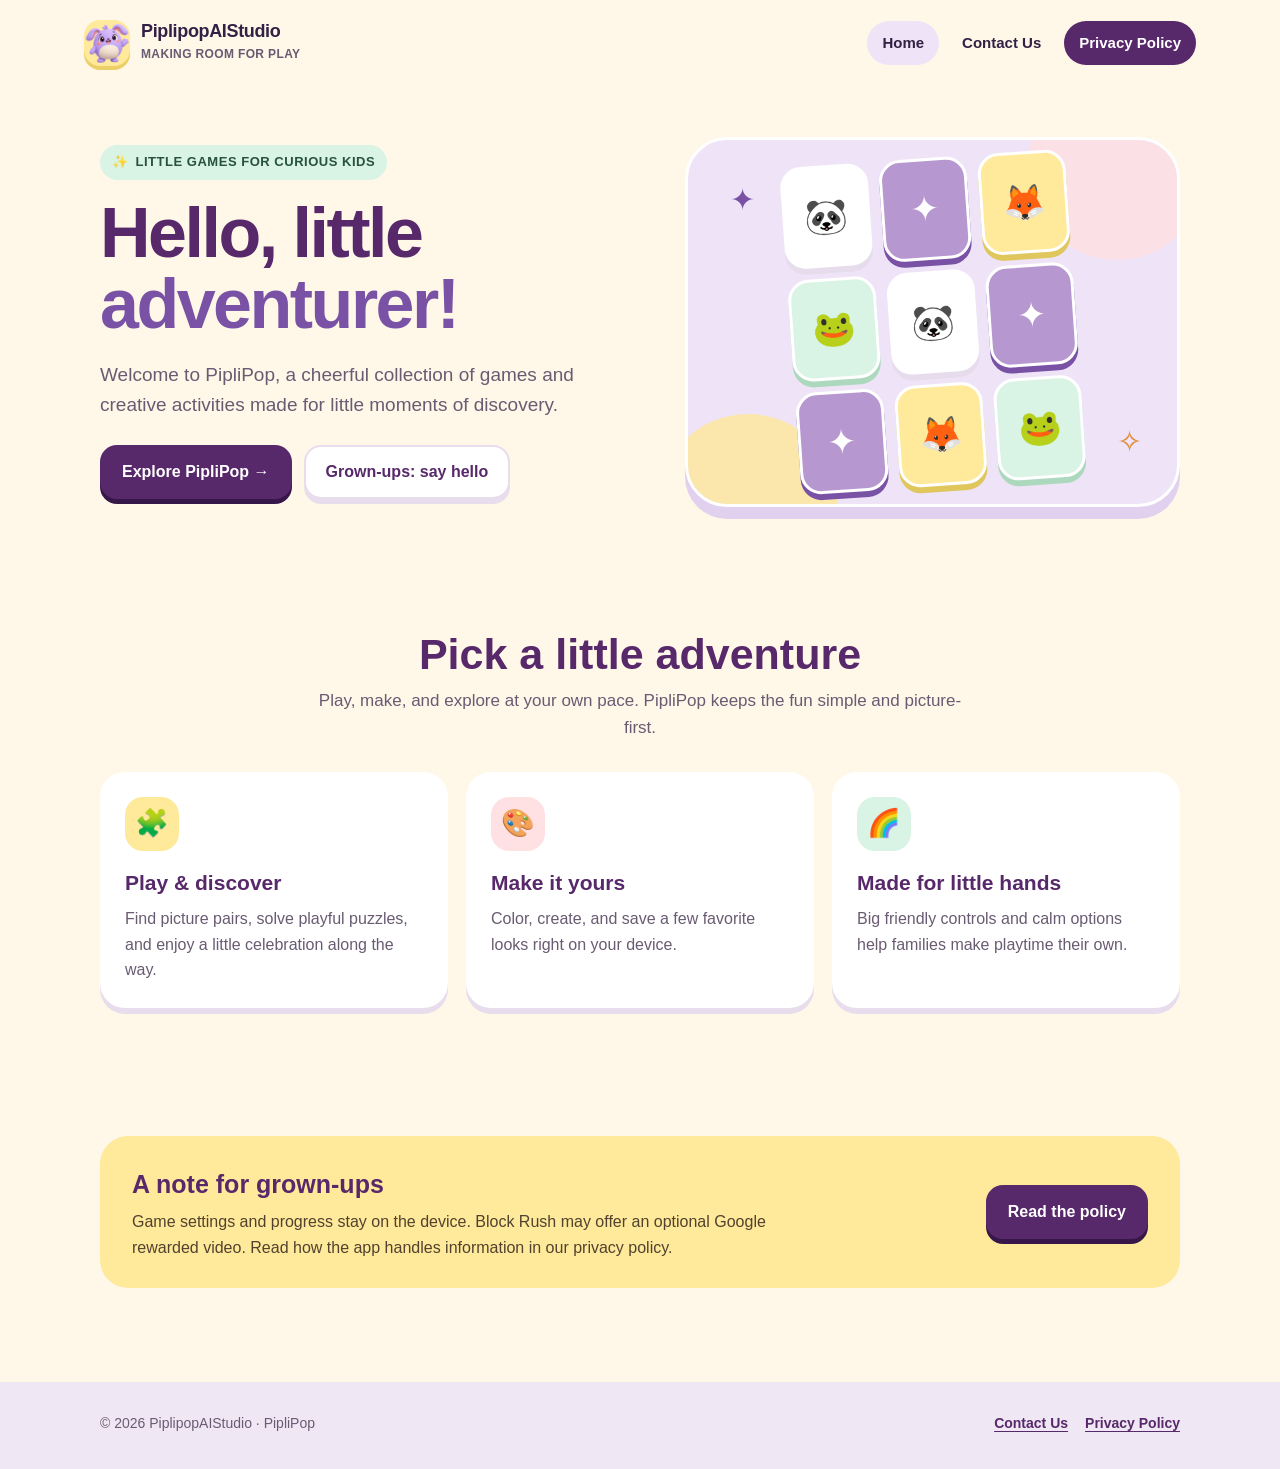
<file: index.html>
<!doctype html>
<html lang="en">
<head>
  <meta charset="utf-8">
  <meta name="viewport" content="width=device-width, initial-scale=1">
  <meta name="description" content="PipliPop is a cheerful collection of games and creative play for children and families, made by PiplipopAIStudio.">
  <meta name="theme-color" content="#fff8e9">
  <title>PipliPop — little games, big smiles</title>
  <link rel="stylesheet" href="styles.css">
</head>
<body>
  <a class="skip-link" href="#main">Skip to content</a>
  <header class="site-header">
    <a class="brand" href="index.html" aria-label="PipliPop home">
      <img class="brand-mark" src="pip.png" alt="">
      <span><span class="brand-name">PiplipopAIStudio</span><span class="brand-sub">MAKING ROOM FOR PLAY</span></span>
    </a>
    <nav class="main-nav" aria-label="Main navigation">
      <a href="index.html" aria-current="page">Home</a>
      <a href="contact.html">Contact Us</a>
      <a class="nav-cta" href="privacy-policy.html">Privacy Policy</a>
    </nav>
  </header>
  <main id="main">
    <section class="container hero" aria-labelledby="hero-title">
      <div>
        <span class="eyebrow"><span aria-hidden="true">✨</span> Little games for curious kids</span>
        <h1 id="hero-title">Hello, little <span>adventurer!</span></h1>
        <p class="hero-copy">Welcome to PipliPop, a cheerful collection of games and creative activities made for little moments of discovery.</p>
        <div class="button-row">
          <a class="button" href="#play">Explore PipliPop <span aria-hidden="true">&nbsp;→</span></a>
          <a class="button secondary" href="contact.html">Grown-ups: say hello</a>
        </div>
      </div>
      <div class="play-scene" role="img" aria-label="A colorful set of picture cards ready for a matching game">
        <span class="scene-sparkle one" aria-hidden="true">✦</span><span class="scene-sparkle two" aria-hidden="true">✧</span>
        <div class="memory-board" aria-hidden="true">
          <div class="memory-tile flipped">🐼</div><div class="memory-tile">✦</div><div class="memory-tile yellow">🦊</div>
          <div class="memory-tile green">🐸</div><div class="memory-tile flipped">🐼</div><div class="memory-tile">✦</div>
          <div class="memory-tile">✦</div><div class="memory-tile yellow">🦊</div><div class="memory-tile green">🐸</div>
        </div>
      </div>
    </section>

    <section class="section" id="play" aria-labelledby="play-title">
      <div class="container">
        <div class="section-heading">
          <h2 id="play-title">Pick a little adventure</h2>
          <p>Play, make, and explore at your own pace. PipliPop keeps the fun simple and picture-first.</p>
        </div>
        <div class="feature-grid">
          <article class="feature-card"><span class="feature-icon" aria-hidden="true">🧩</span><h3>Play &amp; discover</h3><p>Find picture pairs, solve playful puzzles, and enjoy a little celebration along the way.</p></article>
          <article class="feature-card"><span class="feature-icon" aria-hidden="true">🎨</span><h3>Make it yours</h3><p>Color, create, and save a few favorite looks right on your device.</p></article>
          <article class="feature-card"><span class="feature-icon" aria-hidden="true">🌈</span><h3>Made for little hands</h3><p>Big friendly controls and calm options help families make playtime their own.</p></article>
        </div>
      </div>
    </section>

    <section class="container section" aria-labelledby="grownups-title">
      <div class="privacy-banner">
        <div><h2 id="grownups-title">A note for grown-ups</h2><p>Game settings and progress stay on the device. Block Rush may offer an optional Google rewarded video. Read how the app handles information in our privacy policy.</p></div>
        <a class="button" href="privacy-policy.html">Read the policy</a>
      </div>
    </section>
  </main>
  <footer class="site-footer"><div class="footer-inner"><p class="footer-copy">© 2026 PiplipopAIStudio · PipliPop</p><nav class="footer-links" aria-label="Footer navigation"><a href="contact.html">Contact Us</a><a href="privacy-policy.html">Privacy Policy</a></nav></div></footer>
</body>
</html>
</file>
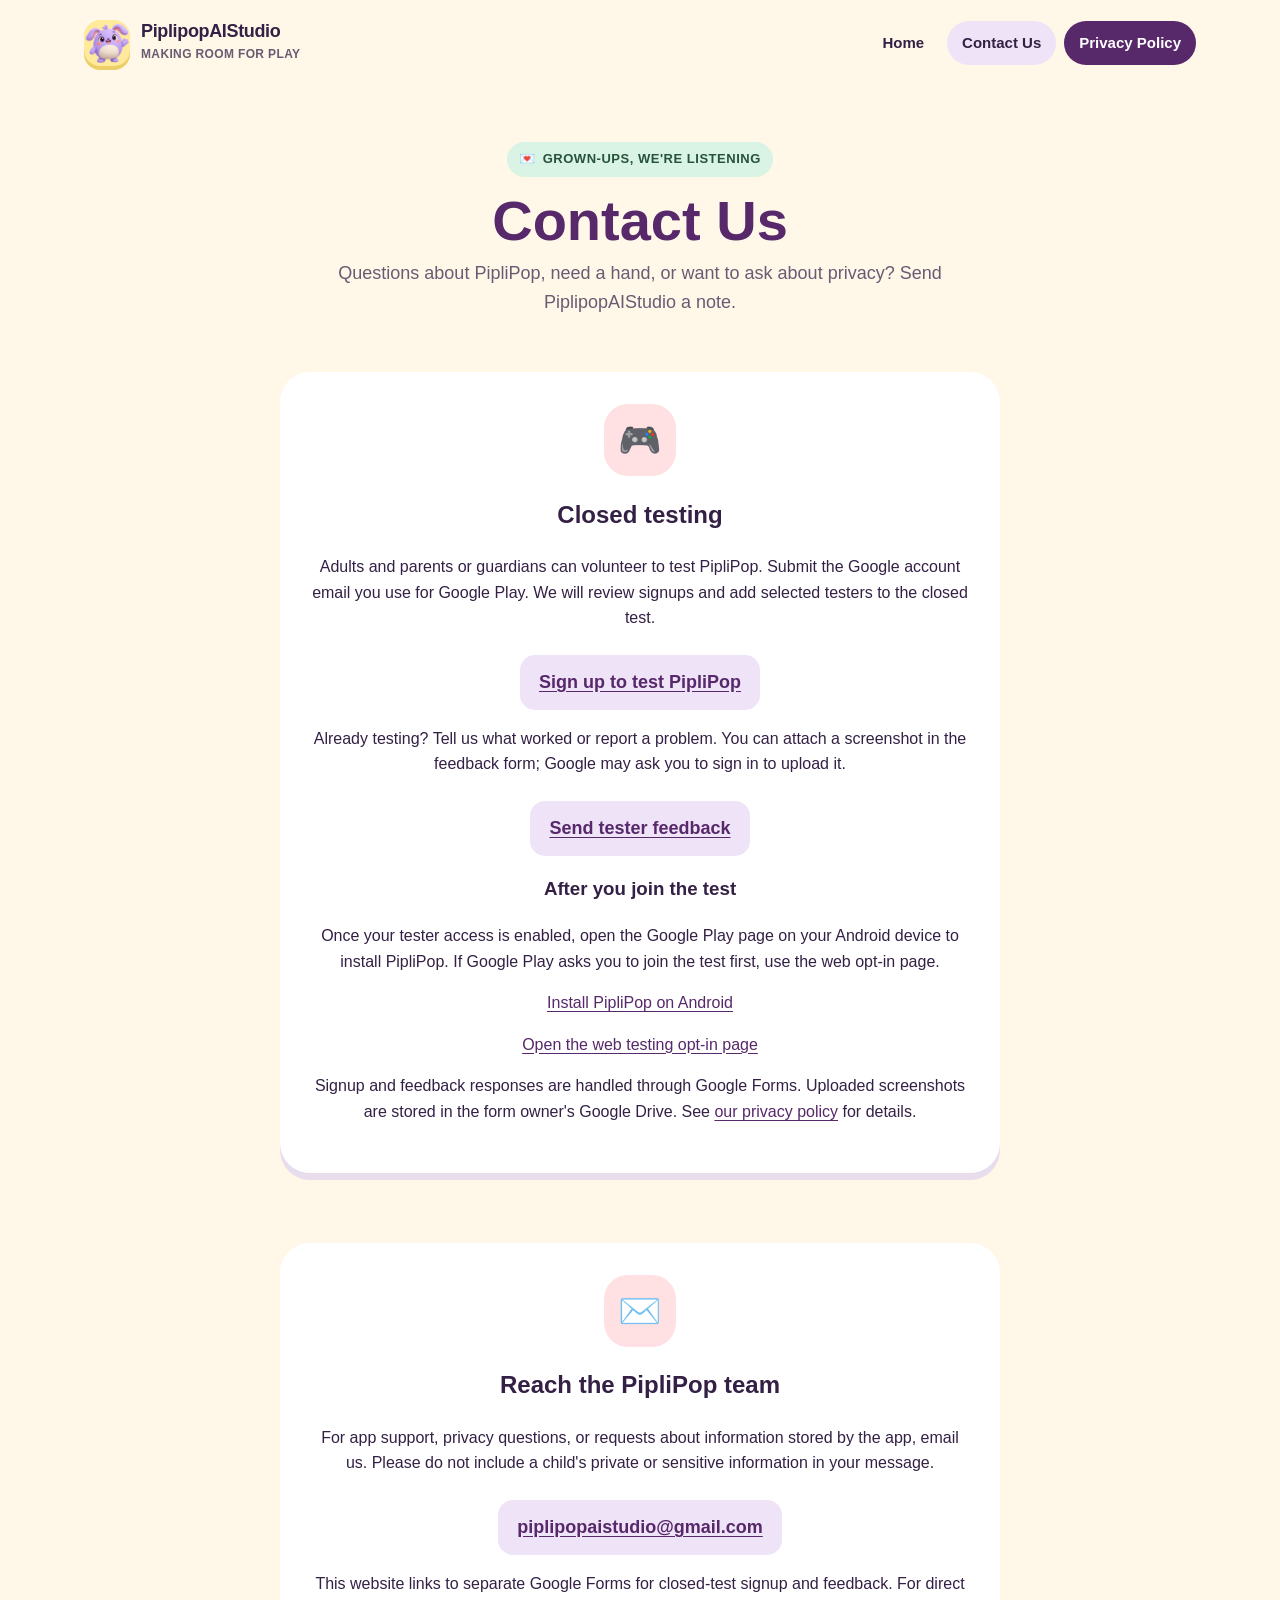
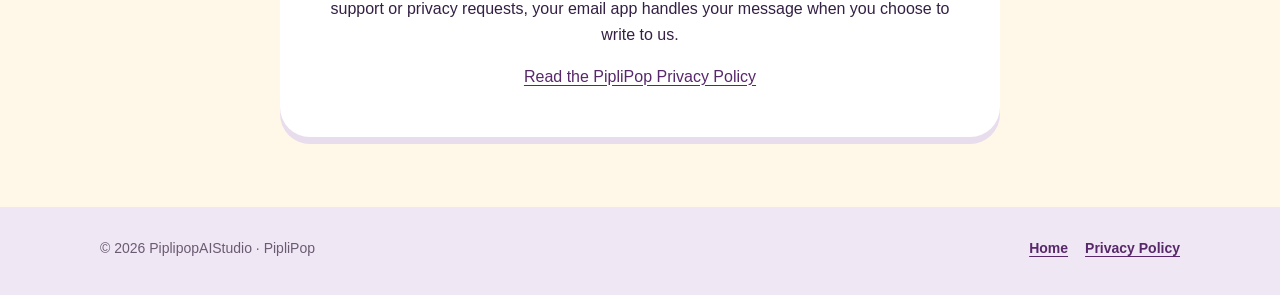
<file: contact.html>
<!doctype html>
<html lang="en">
<head>
  <meta charset="utf-8">
  <meta name="viewport" content="width=device-width, initial-scale=1">
  <meta name="description" content="Contact PiplipopAIStudio about PipliPop, support, or privacy.">
  <meta name="theme-color" content="#fff8e9">
  <title>Contact Us — PiplipopAIStudio</title>
  <link rel="stylesheet" href="styles.css">
</head>
<body>
  <a class="skip-link" href="#main">Skip to content</a>
  <header class="site-header">
    <a class="brand" href="index.html" aria-label="PipliPop home"><img class="brand-mark" src="pip.png" alt=""><span><span class="brand-name">PiplipopAIStudio</span><span class="brand-sub">MAKING ROOM FOR PLAY</span></span></a>
    <nav class="main-nav" aria-label="Main navigation"><a href="index.html">Home</a><a href="contact.html" aria-current="page">Contact Us</a><a class="nav-cta" href="privacy-policy.html">Privacy Policy</a></nav>
  </header>
  <main id="main" class="container">
    <section class="page-hero"><span class="eyebrow"><span aria-hidden="true">💌</span> Grown-ups, we're listening</span><h1>Contact Us</h1><p>Questions about PipliPop, need a hand, or want to ask about privacy? Send PiplipopAIStudio a note.</p></section>
    <section class="contact-panel" aria-labelledby="test-title">
      <span class="contact-icon" aria-hidden="true">🎮</span>
      <h2 id="test-title">Closed testing</h2>
      <p>Adults and parents or guardians can volunteer to test PipliPop. Submit the Google account email you use for Google Play. We will review signups and add selected testers to the closed test.</p>
      <p><a class="contact-email" href="https://forms.gle/nMULaFnNeDdrxTuW8" target="_blank" rel="noopener">Sign up to test PipliPop</a></p>
      <p>Already testing? Tell us what worked or report a problem. You can attach a screenshot in the feedback form; Google may ask you to sign in to upload it.</p>
      <p><a class="contact-email" href="https://forms.gle/D4YuJEoPm3bYw6c87" target="_blank" rel="noopener">Send tester feedback</a></p>
      <h3>After you join the test</h3>
      <p>Once your tester access is enabled, open the Google Play page on your Android device to install PipliPop. If Google Play asks you to join the test first, use the web opt-in page.</p>
      <p><a href="https://play.google.com/store/apps/details?id=com.piplipop.kidsgames" target="_blank" rel="noopener">Install PipliPop on Android</a></p>
      <p><a href="https://play.google.com/apps/testing/com.piplipop.kidsgames" target="_blank" rel="noopener">Open the web testing opt-in page</a></p>
      <p>Signup and feedback responses are handled through Google Forms. Uploaded screenshots are stored in the form owner's Google Drive. See <a href="privacy-policy.html">our privacy policy</a> for details.</p>
    </section>
    <section class="contact-panel" aria-labelledby="contact-title">
      <span class="contact-icon" aria-hidden="true">✉️</span>
      <h2 id="contact-title">Reach the PipliPop team</h2>
      <p>For app support, privacy questions, or requests about information stored by the app, email us. Please do not include a child's private or sensitive information in your message.</p>
      <a class="contact-email" href="mailto:piplipopaistudio@gmail.com">piplipopaistudio@gmail.com</a>
      <p>This website links to separate Google Forms for closed-test signup and feedback. For direct support or privacy requests, your email app handles your message when you choose to write to us.</p>
      <p><a href="privacy-policy.html">Read the PipliPop Privacy Policy</a></p>
    </section>
  </main>
  <footer class="site-footer"><div class="footer-inner"><p class="footer-copy">© 2026 PiplipopAIStudio · PipliPop</p><nav class="footer-links" aria-label="Footer navigation"><a href="index.html">Home</a><a href="privacy-policy.html">Privacy Policy</a></nav></div></footer>
</body>
</html>
</file>
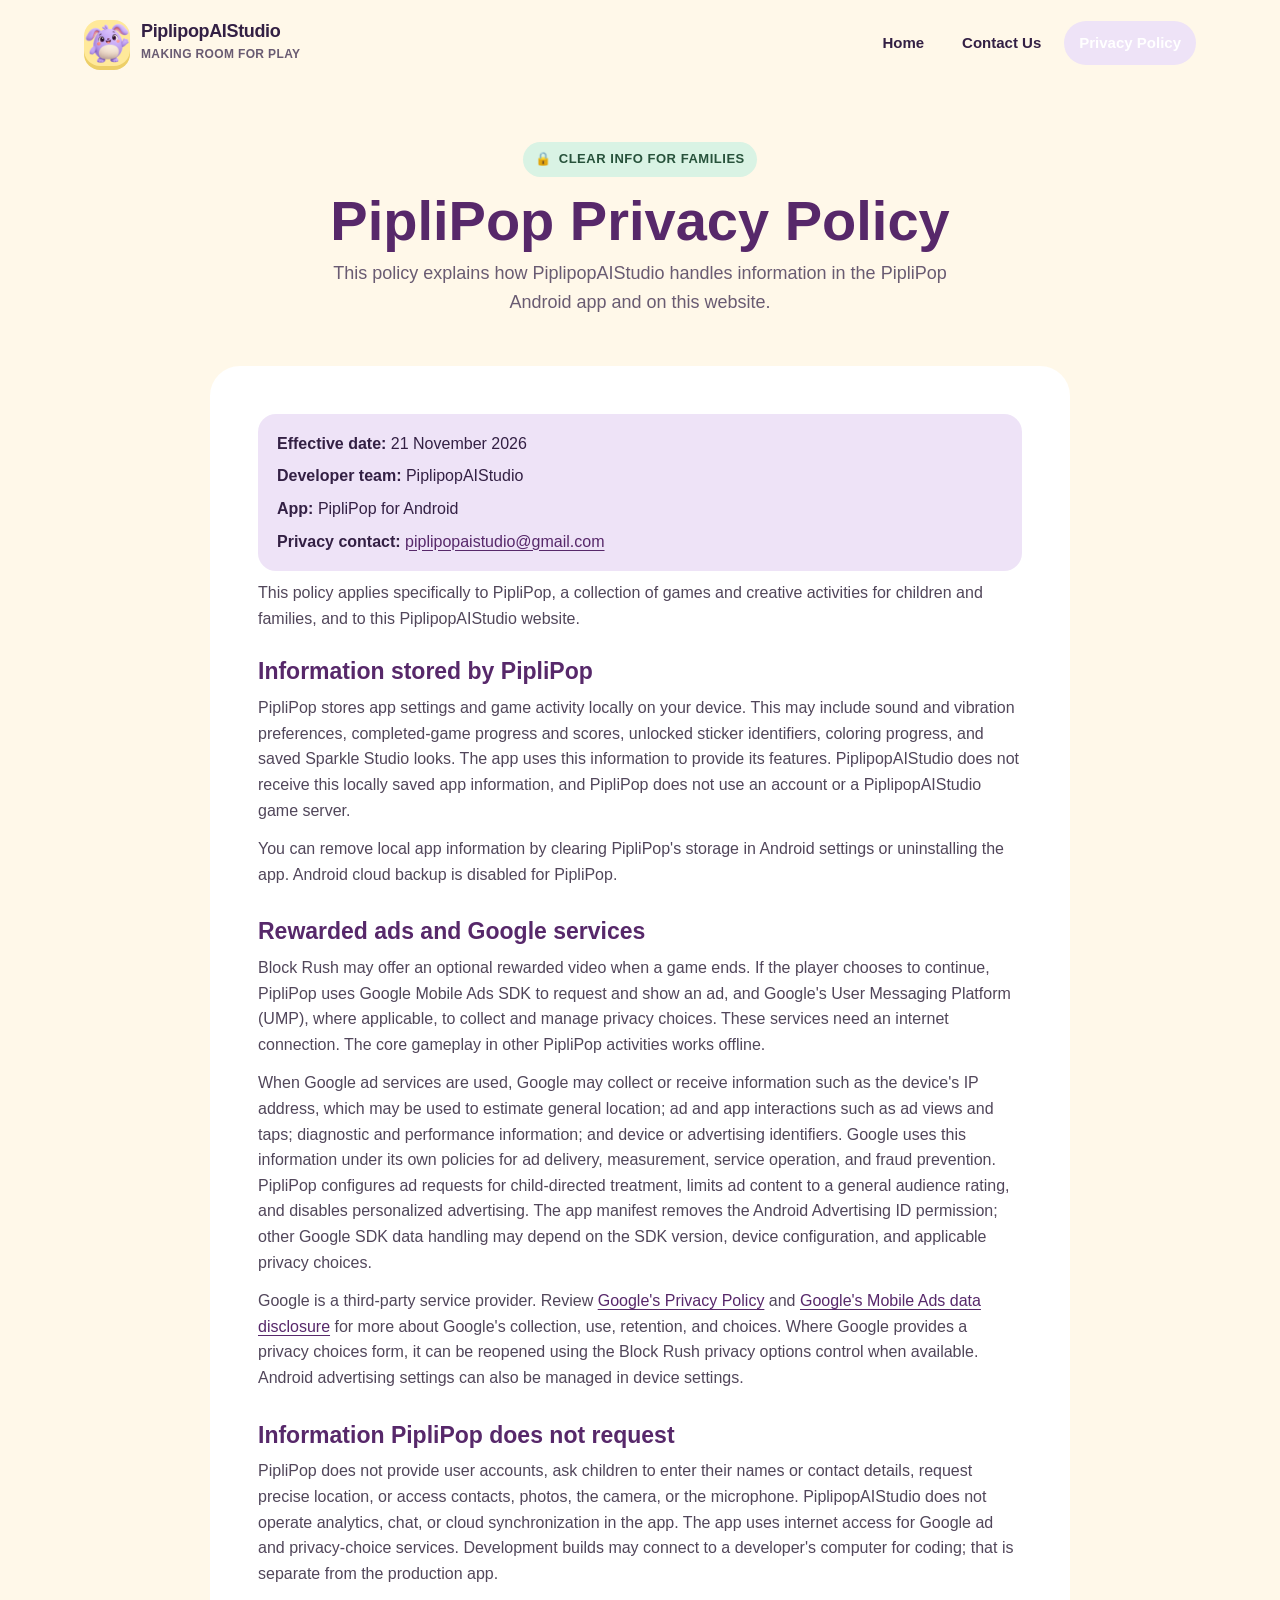
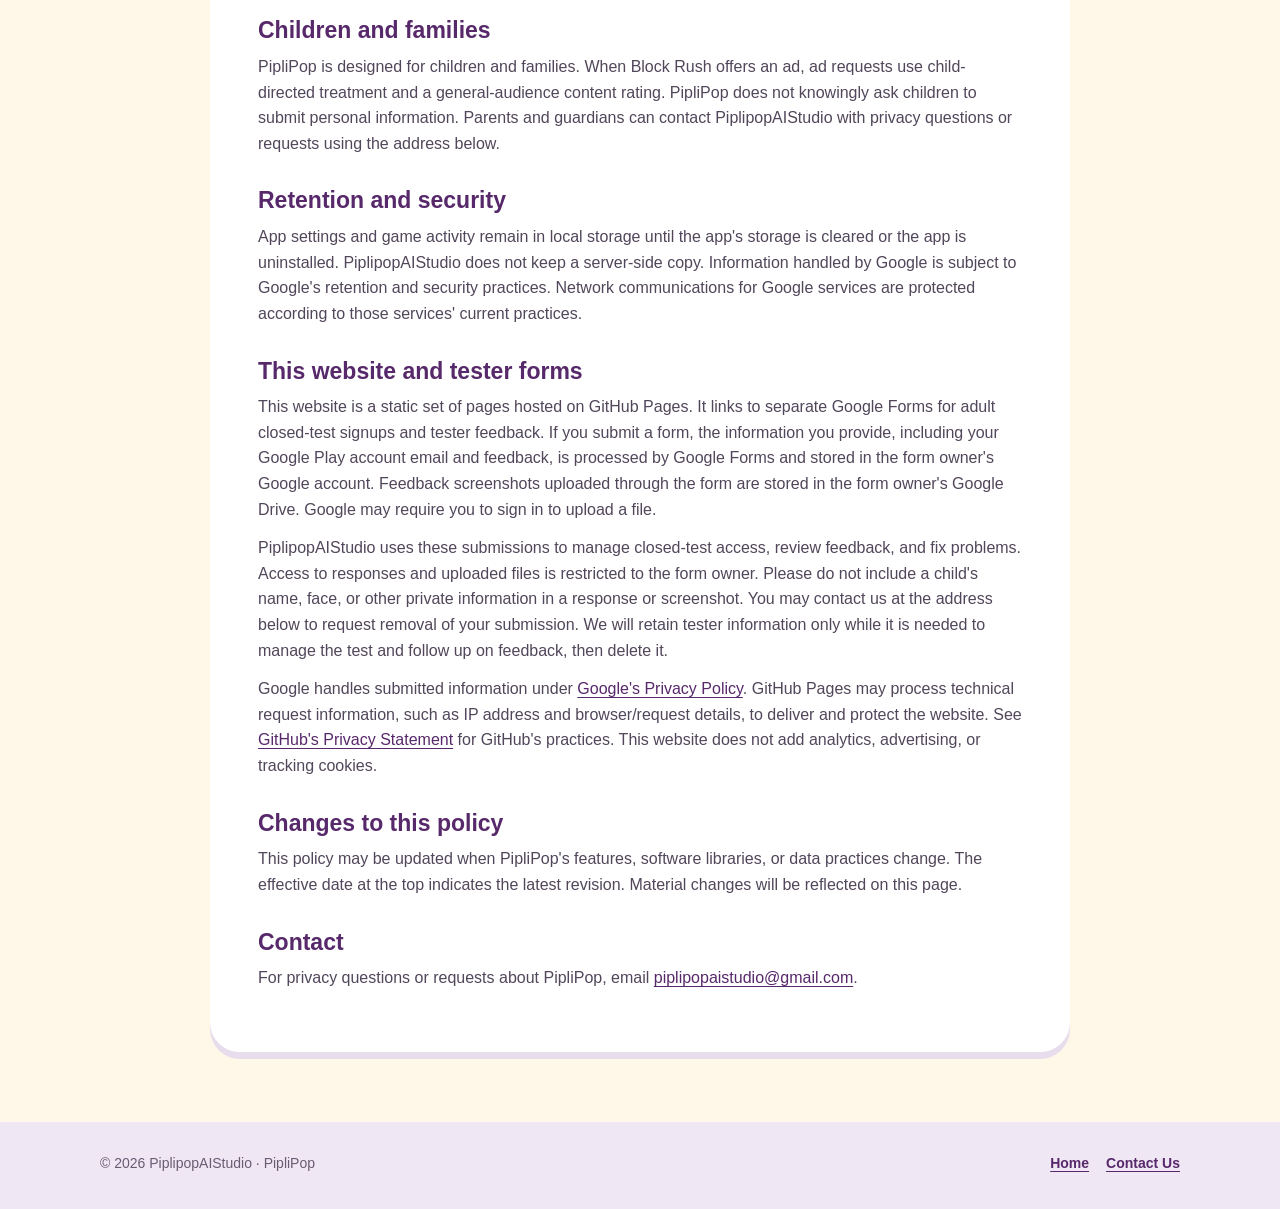
<file: privacy-policy.html>
<!doctype html>
<html lang="en">
<head>
  <meta charset="utf-8">
  <meta name="viewport" content="width=device-width, initial-scale=1">
  <meta name="description" content="Privacy Policy for the PipliPop Android app from PiplipopAIStudio.">
  <meta name="theme-color" content="#fff8e9">
  <title>Privacy Policy — PipliPop</title>
  <link rel="stylesheet" href="styles.css">
</head>
<body>
  <a class="skip-link" href="#main">Skip to content</a>
  <header class="site-header">
    <a class="brand" href="index.html" aria-label="PipliPop home"><img class="brand-mark" src="pip.png" alt=""><span><span class="brand-name">PiplipopAIStudio</span><span class="brand-sub">MAKING ROOM FOR PLAY</span></span></a>
    <nav class="main-nav" aria-label="Main navigation"><a href="index.html">Home</a><a href="contact.html">Contact Us</a><a class="nav-cta" href="privacy-policy.html" aria-current="page">Privacy Policy</a></nav>
  </header>
  <main id="main" class="container">
    <section class="page-hero"><span class="eyebrow"><span aria-hidden="true">🔒</span> Clear info for families</span><h1>PipliPop Privacy Policy</h1><p>This policy explains how PiplipopAIStudio handles information in the PipliPop Android app and on this website.</p></section>
    <article class="content-card">
      <div class="policy-meta">
        <p><strong>Effective date:</strong> 21 November 2026</p>
        <p><strong>Developer team:</strong> PiplipopAIStudio</p>
        <p><strong>App:</strong> PipliPop for Android</p>
        <p><strong>Privacy contact:</strong> <a href="mailto:piplipopaistudio@gmail.com">piplipopaistudio@gmail.com</a></p>
      </div>
      <p>This policy applies specifically to PipliPop, a collection of games and creative activities for children and families, and to this PiplipopAIStudio website.</p>

      <h2>Information stored by PipliPop</h2>
      <p>PipliPop stores app settings and game activity locally on your device. This may include sound and vibration preferences, completed-game progress and scores, unlocked sticker identifiers, coloring progress, and saved Sparkle Studio looks. The app uses this information to provide its features. PiplipopAIStudio does not receive this locally saved app information, and PipliPop does not use an account or a PiplipopAIStudio game server.</p>
      <p>You can remove local app information by clearing PipliPop's storage in Android settings or uninstalling the app. Android cloud backup is disabled for PipliPop.</p>

      <h2>Rewarded ads and Google services</h2>
      <p>Block Rush may offer an optional rewarded video when a game ends. If the player chooses to continue, PipliPop uses Google Mobile Ads SDK to request and show an ad, and Google's User Messaging Platform (UMP), where applicable, to collect and manage privacy choices. These services need an internet connection. The core gameplay in other PipliPop activities works offline.</p>
      <p>When Google ad services are used, Google may collect or receive information such as the device's IP address, which may be used to estimate general location; ad and app interactions such as ad views and taps; diagnostic and performance information; and device or advertising identifiers. Google uses this information under its own policies for ad delivery, measurement, service operation, and fraud prevention. PipliPop configures ad requests for child-directed treatment, limits ad content to a general audience rating, and disables personalized advertising. The app manifest removes the Android Advertising ID permission; other Google SDK data handling may depend on the SDK version, device configuration, and applicable privacy choices.</p>
      <p>Google is a third-party service provider. Review <a href="https://policies.google.com/privacy" rel="noopener">Google's Privacy Policy</a> and <a href="https://developers.google.com/admob/android/privacy/play-data-disclosure" rel="noopener">Google's Mobile Ads data disclosure</a> for more about Google's collection, use, retention, and choices. Where Google provides a privacy choices form, it can be reopened using the Block Rush privacy options control when available. Android advertising settings can also be managed in device settings.</p>

      <h2>Information PipliPop does not request</h2>
      <p>PipliPop does not provide user accounts, ask children to enter their names or contact details, request precise location, or access contacts, photos, the camera, or the microphone. PiplipopAIStudio does not operate analytics, chat, or cloud synchronization in the app. The app uses internet access for Google ad and privacy-choice services. Development builds may connect to a developer's computer for coding; that is separate from the production app.</p>

      <h2>Children and families</h2>
      <p>PipliPop is designed for children and families. When Block Rush offers an ad, ad requests use child-directed treatment and a general-audience content rating. PipliPop does not knowingly ask children to submit personal information. Parents and guardians can contact PiplipopAIStudio with privacy questions or requests using the address below.</p>

      <h2>Retention and security</h2>
      <p>App settings and game activity remain in local storage until the app's storage is cleared or the app is uninstalled. PiplipopAIStudio does not keep a server-side copy. Information handled by Google is subject to Google's retention and security practices. Network communications for Google services are protected according to those services' current practices.</p>

      <h2>This website and tester forms</h2>
      <p>This website is a static set of pages hosted on GitHub Pages. It links to separate Google Forms for adult closed-test signups and tester feedback. If you submit a form, the information you provide, including your Google Play account email and feedback, is processed by Google Forms and stored in the form owner's Google account. Feedback screenshots uploaded through the form are stored in the form owner's Google Drive. Google may require you to sign in to upload a file.</p>
      <p>PiplipopAIStudio uses these submissions to manage closed-test access, review feedback, and fix problems. Access to responses and uploaded files is restricted to the form owner. Please do not include a child's name, face, or other private information in a response or screenshot. You may contact us at the address below to request removal of your submission. We will retain tester information only while it is needed to manage the test and follow up on feedback, then delete it.</p>
      <p>Google handles submitted information under <a href="https://policies.google.com/privacy" rel="noopener">Google's Privacy Policy</a>. GitHub Pages may process technical request information, such as IP address and browser/request details, to deliver and protect the website. See <a href="https://docs.github.com/en/site-policy/privacy-policies/github-general-privacy-statement" rel="noopener">GitHub's Privacy Statement</a> for GitHub's practices. This website does not add analytics, advertising, or tracking cookies.</p>

      <h2>Changes to this policy</h2>
      <p>This policy may be updated when PipliPop's features, software libraries, or data practices change. The effective date at the top indicates the latest revision. Material changes will be reflected on this page.</p>

      <h2>Contact</h2>
      <p>For privacy questions or requests about PipliPop, email <a href="mailto:piplipopaistudio@gmail.com">piplipopaistudio@gmail.com</a>.</p>
    </article>
  </main>
  <footer class="site-footer"><div class="footer-inner"><p class="footer-copy">© 2026 PiplipopAIStudio · PipliPop</p><nav class="footer-links" aria-label="Footer navigation"><a href="index.html">Home</a><a href="contact.html">Contact Us</a></nav></div></footer>
</body>
</html>
</file>
<file: styles.css>
:root {
  color-scheme: light;
  --cream: #fff8e9;
  --paper: #ffffff;
  --ink: #332044;
  --muted: #695b72;
  --plum: #57286a;
  --purple: #7951a5;
  --lilac: #eee3f7;
  --pink: #ffe0e3;
  --yellow: #ffe99a;
  --mint: #d9f3e4;
  --line: #e8ddec;
  font-family: "Trebuchet MS", "Arial Rounded MT Bold", Arial, sans-serif;
  color: var(--ink);
  background: var(--cream);
}

* { box-sizing: border-box; }
html { scroll-behavior: smooth; }
body { margin: 0; min-width: 320px; background: var(--cream); line-height: 1.6; }
a { color: var(--plum); text-underline-offset: 3px; }
a:hover { color: var(--purple); }
a:focus-visible, button:focus-visible { outline: 3px solid #db8f00; outline-offset: 4px; }
.skip-link { position: absolute; top: -60px; left: 16px; z-index: 10; padding: 10px 14px; background: white; border-radius: 10px; }
.skip-link:focus { top: 10px; }
.site-header { display: flex; align-items: center; justify-content: space-between; gap: 20px; max-width: 1160px; margin: 0 auto; padding: 20px 24px; }
.brand { display: inline-flex; align-items: center; gap: 11px; color: var(--ink); text-decoration: none; }
.brand-mark { display: grid; place-items: center; width: 46px; height: 46px; border-radius: 16px; background: var(--yellow); object-fit: contain; box-shadow: 0 4px 0 #edcf68; }
.brand-name { display: block; font-size: 18px; line-height: 1.1; font-weight: 900; letter-spacing: -.35px; }
.brand-sub { display: block; margin-top: 4px; color: var(--muted); font-size: 12px; font-weight: 600; letter-spacing: .03em; }
.main-nav { display: flex; align-items: center; gap: 8px; }
.main-nav a { padding: 10px 15px; color: var(--ink); text-decoration: none; border-radius: 999px; font-size: 15px; font-weight: 800; }
.main-nav a:hover, .main-nav a[aria-current="page"] { background: var(--lilac); }
.main-nav .nav-cta { background: var(--plum); color: white; }
.main-nav .nav-cta:hover { background: var(--purple); }
main { min-height: 65vh; }
.container { width: min(1080px, calc(100% - 40px)); margin: 0 auto; }
.hero { position: relative; display: grid; grid-template-columns: 1.05fr .95fr; align-items: center; gap: 38px; min-height: 480px; padding: 50px 0 58px; }
.eyebrow { display: inline-flex; align-items: center; gap: 7px; padding: 7px 12px; border-radius: 999px; background: var(--mint); color: #27523b; font-size: 13px; font-weight: 900; letter-spacing: .04em; text-transform: uppercase; }
.hero h1 { max-width: 610px; margin: 18px 0 14px; color: var(--plum); font-size: clamp(42px, 6vw, 70px); line-height: 1.02; letter-spacing: -2.5px; }
.hero h1 span { color: var(--purple); }
.hero-copy { max-width: 520px; color: var(--muted); font-size: 19px; }
.button-row { display: flex; flex-wrap: wrap; gap: 12px; margin-top: 25px; }
.button { display: inline-flex; min-height: 52px; align-items: center; justify-content: center; padding: 12px 20px; border: 2px solid transparent; border-radius: 17px; background: var(--plum); color: white; font-weight: 900; text-decoration: none; box-shadow: 0 5px 0 #371749; }
.button:hover { transform: translateY(-1px); background: var(--purple); color: white; }
.button.secondary { border-color: var(--line); background: white; color: var(--plum); box-shadow: 0 5px 0 #e8ddec; }
.play-scene { position: relative; display: grid; place-items: center; min-height: 370px; border: 3px solid white; border-radius: 42px; background: var(--lilac); box-shadow: 0 12px 0 #e2d1ee; overflow: hidden; }
.play-scene::before, .play-scene::after { position: absolute; width: 180px; height: 180px; border-radius: 50%; content: ""; opacity: .8; }
.play-scene::before { top: -60px; right: -30px; background: var(--pink); }
.play-scene::after { bottom: -90px; left: -30px; background: var(--yellow); }
.scene-sparkle { position: absolute; z-index: 1; color: var(--purple); font-size: 30px; }
.scene-sparkle.one { top: 36px; left: 42px; }.scene-sparkle.two { right: 35px; bottom: 38px; color: #e08b36; }
.memory-board { position: relative; z-index: 2; display: grid; grid-template-columns: repeat(3, 88px); gap: 11px; transform: rotate(-4deg); }
.memory-tile { display: grid; place-items: center; width: 88px; height: 102px; border: 3px solid white; border-radius: 21px; background: #b697d0; color: white; font-size: 35px; box-shadow: 0 6px 0 #7951a5; }
.memory-tile.flipped { background: white; box-shadow: 0 6px 0 #e6dcec; }
.memory-tile.yellow { background: var(--yellow); box-shadow: 0 6px 0 #dfc75e; }
.memory-tile.green { background: var(--mint); box-shadow: 0 6px 0 #acd9bd; }
.section { padding: 64px 0; }
.section-heading { max-width: 650px; margin: 0 auto 30px; text-align: center; }
.section-heading h2 { margin: 0 0 9px; color: var(--plum); font-size: clamp(30px, 4vw, 43px); line-height: 1.12; }
.section-heading p { margin: 0; color: var(--muted); font-size: 17px; }
.feature-grid { display: grid; grid-template-columns: repeat(3, 1fr); gap: 18px; }
.feature-card { min-height: 210px; padding: 23px; border: 2px solid white; border-radius: 25px; background: var(--paper); box-shadow: 0 6px 0 var(--line); }
.feature-icon { display: grid; place-items: center; width: 54px; height: 54px; margin-bottom: 15px; border-radius: 18px; background: var(--yellow); font-size: 27px; }
.feature-card:nth-child(2) .feature-icon { background: var(--pink); }.feature-card:nth-child(3) .feature-icon { background: var(--mint); }
.feature-card h3 { margin: 0 0 7px; color: var(--plum); font-size: 21px; }
.feature-card p { margin: 0; color: var(--muted); }
.privacy-banner { display: flex; align-items: center; justify-content: space-between; gap: 24px; padding: 28px 32px; border-radius: 28px; background: var(--yellow); }
.privacy-banner h2 { margin: 0 0 5px; color: var(--plum); font-size: 25px; }
.privacy-banner p { margin: 0; max-width: 650px; color: #51422f; }
.privacy-banner .button { flex: 0 0 auto; }
.page-hero { padding: 56px 0 25px; text-align: center; }
.page-hero h1 { margin: 14px 0 8px; color: var(--plum); font-size: clamp(38px, 5vw, 56px); line-height: 1.08; }
.page-hero p { max-width: 670px; margin: 0 auto; color: var(--muted); font-size: 18px; }
.content-card { max-width: 860px; margin: 24px auto 70px; padding: clamp(22px, 5vw, 46px); border: 2px solid white; border-radius: 30px; background: white; box-shadow: 0 7px 0 var(--line); }
.content-card h2 { margin: 30px 0 7px; color: var(--plum); font-size: 23px; line-height: 1.25; }
.content-card h2:first-of-type { margin-top: 26px; }
.content-card p, .content-card li { color: #51465a; font-size: 16px; }
.content-card p { margin: 9px 0 13px; }
.policy-meta { display: grid; gap: 7px; padding: 17px 19px; border-radius: 18px; background: var(--lilac); color: var(--ink); }
.policy-meta p { margin: 0; color: var(--ink); }
.contact-panel { max-width: 720px; margin: 30px auto 70px; padding: 32px; border-radius: 30px; background: white; box-shadow: 0 7px 0 var(--line); text-align: center; }
.contact-icon { display: grid; place-items: center; width: 72px; height: 72px; margin: 0 auto 15px; border-radius: 24px; background: var(--pink); font-size: 35px; }
.contact-email { display: inline-block; margin-top: 8px; padding: 13px 19px; border-radius: 15px; background: var(--lilac); font-size: 18px; font-weight: 900; }
.site-footer { margin-top: 30px; padding: 30px 20px 35px; background: #f0e7f4; }
.footer-inner { display: flex; align-items: center; justify-content: space-between; gap: 18px; max-width: 1080px; margin: auto; }
.footer-copy { margin: 0; color: var(--muted); font-size: 14px; }
.footer-links { display: flex; flex-wrap: wrap; gap: 17px; }
.footer-links a { font-size: 14px; font-weight: 800; }
@media (max-width: 760px) {
  .site-header { align-items: flex-start; flex-direction: column; padding: 16px 20px; }
  .main-nav { width: 100%; justify-content: space-between; gap: 3px; }
  .main-nav a { padding: 9px 11px; font-size: 14px; }
  .container { width: min(100% - 32px, 580px); }
  .hero { grid-template-columns: 1fr; gap: 22px; padding: 42px 0 50px; }
  .hero h1 { letter-spacing: -1.7px; }
  .play-scene { min-height: 320px; }
  .memory-board { grid-template-columns: repeat(3, 76px); gap: 9px; }
  .memory-tile { width: 76px; height: 86px; border-radius: 18px; font-size: 31px; }
  .section { padding: 48px 0; }
  .feature-grid { grid-template-columns: 1fr; }
  .feature-card { min-height: 0; }
  .privacy-banner { align-items: flex-start; flex-direction: column; padding: 24px; }
  .footer-inner { align-items: flex-start; flex-direction: column; }
  .content-card { margin: 18px auto 48px; }
}
@media (prefers-reduced-motion: reduce) {
  html { scroll-behavior: auto; }
  *, *::before, *::after { animation-duration: .01ms !important; animation-iteration-count: 1 !important; transition-duration: .01ms !important; }
}
</file>
